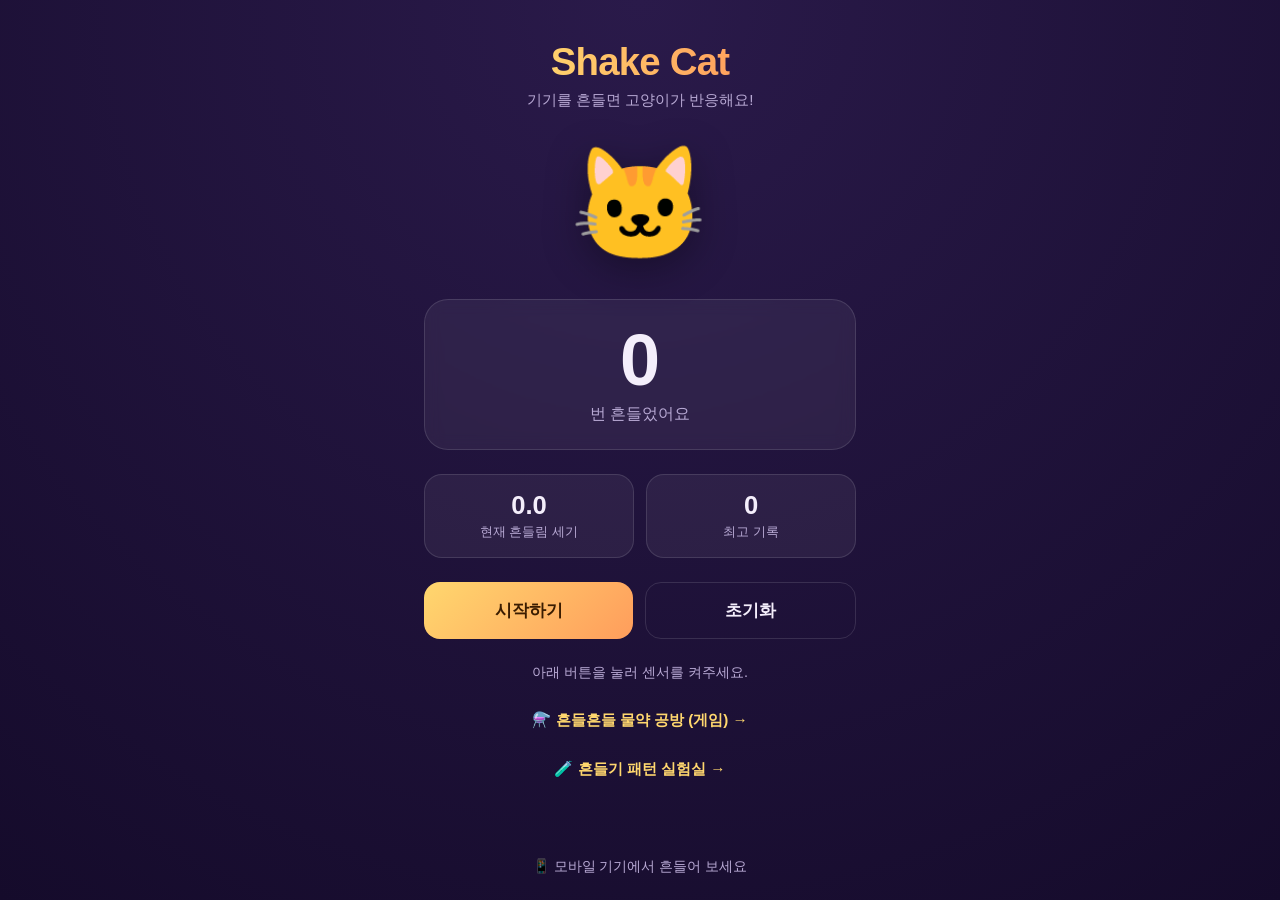
<file: index.html>
<!DOCTYPE html>
<html lang="ko">
<head>
  <meta charset="UTF-8" />
  <meta name="viewport" content="width=device-width, initial-scale=1.0, maximum-scale=1.0, user-scalable=no" />
  <meta name="theme-color" content="#1b1035" />
  <title>Shake Cat 🐱 - 흔들기 카운터</title>
  <link rel="stylesheet" href="style.css" />
  <link rel="icon" href="data:image/svg+xml,<svg xmlns='http://www.w3.org/2000/svg' viewBox='0 0 100 100'><text y='.9em' font-size='90'>🐱</text></svg>" />
</head>
<body>
  <main class="app">
    <header class="app__header">
      <h1 class="app__title">Shake Cat</h1>
      <p class="app__subtitle">기기를 흔들면 고양이가 반응해요!</p>
    </header>

    <section class="cat" id="cat" aria-label="고양이">
      <div class="cat__emoji" id="catEmoji">🐱</div>
    </section>

    <section class="counter" aria-live="polite">
      <div class="counter__value" id="count">0</div>
      <div class="counter__label">번 흔들었어요</div>
    </section>

    <section class="stats">
      <div class="stat">
        <span class="stat__value" id="force">0.0</span>
        <span class="stat__label">현재 흔들림 세기</span>
      </div>
      <div class="stat">
        <span class="stat__value" id="best">0</span>
        <span class="stat__label">최고 기록</span>
      </div>
    </section>

    <div class="controls">
      <button class="btn btn--primary" id="startBtn">시작하기</button>
      <button class="btn btn--ghost" id="resetBtn">초기화</button>
    </div>

    <p class="status" id="status">아래 버튼을 눌러 센서를 켜주세요.</p>

    <a class="lab-link" href="game.html">⚗️ 흔들흔들 물약 공방 (게임) →</a>
    <a class="lab-link" href="lab.html">🧪 흔들기 패턴 실험실 →</a>

    <footer class="app__footer">
      <p>📱 모바일 기기에서 흔들어 보세요</p>
    </footer>
  </main>

  <script src="shake.js"></script>
</body>
</html>
</file>
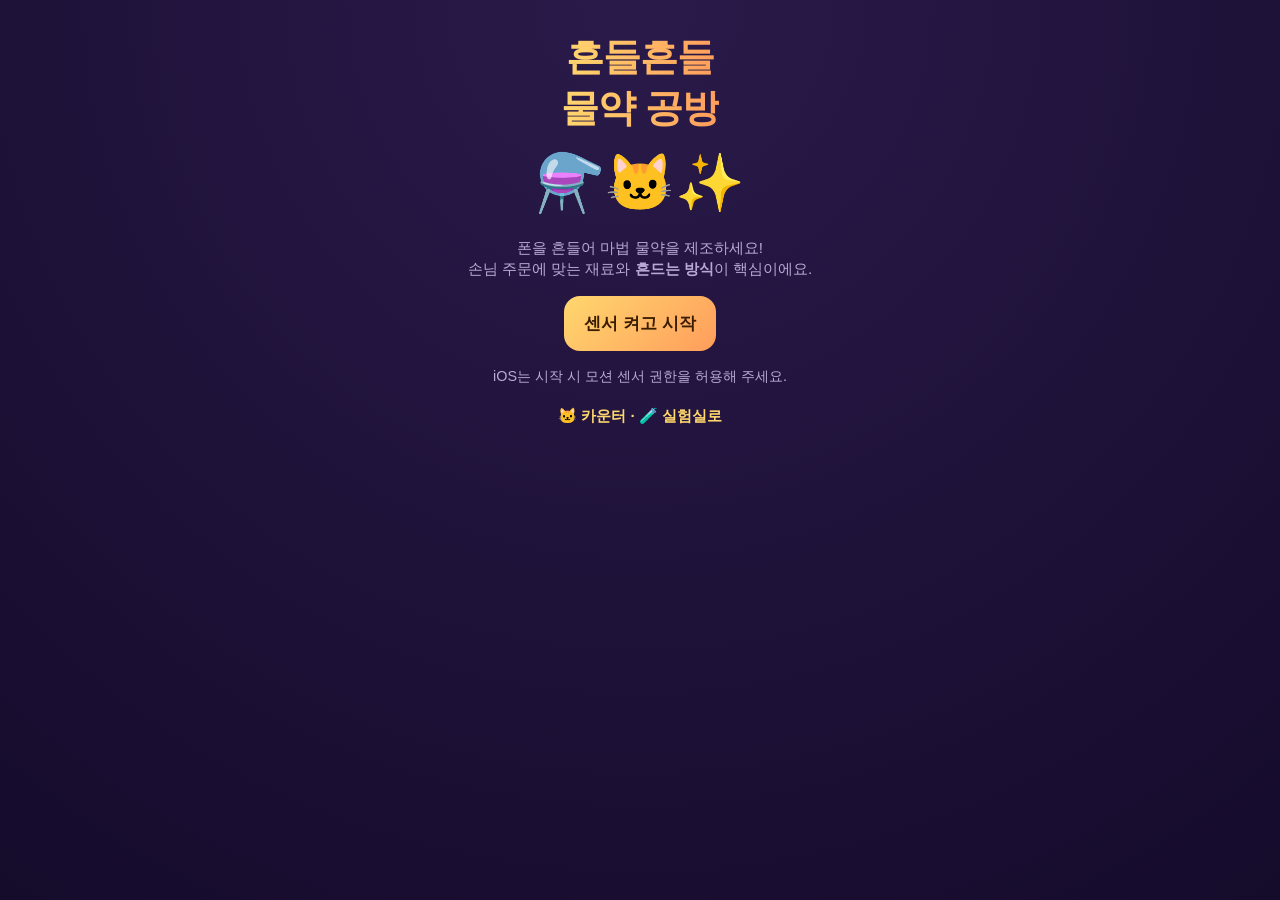
<file: game.html>
<!DOCTYPE html>
<html lang="ko">
<head>
  <meta charset="UTF-8" />
  <meta name="viewport" content="width=device-width, initial-scale=1.0, maximum-scale=1.0, user-scalable=no" />
  <meta name="theme-color" content="#1b1035" />
  <title>흔들흔들 물약 공방 🧪🐱</title>
  <link rel="stylesheet" href="style.css" />
  <link rel="icon" href="data:image/svg+xml,<svg xmlns='http://www.w3.org/2000/svg' viewBox='0 0 100 100'><text y='.9em' font-size='90'>⚗️</text></svg>" />
</head>
<body>
  <main class="app game">
    <!-- 상단 상태바 -->
    <header class="game__bar" id="hud" hidden>
      <span class="game__hud">🗓️ <b id="hudDay">1</b>일차</span>
      <span class="game__hud">🙍 <b id="hudCustomer">1</b>/<span id="hudTotal">5</span></span>
      <span class="game__hud">🪙 <b id="hudGold">0</b></span>
      <span class="game__hud">⭐ <b id="hudRep">0</b></span>
    </header>

    <!-- 타이틀 -->
    <section class="screen" id="screenTitle">
      <h1 class="app__title">흔들흔들<br />물약 공방</h1>
      <div class="title-emoji">⚗️🐱✨</div>
      <p class="app__subtitle">폰을 흔들어 마법 물약을 제조하세요!<br />손님 주문에 맞는 재료와 <b>흔드는 방식</b>이 핵심이에요.</p>
      <button class="btn btn--primary" id="startBtn">센서 켜고 시작</button>
      <p class="status" id="status">iOS는 시작 시 모션 센서 권한을 허용해 주세요.</p>
      <a class="lab-link" href="index.html">🐱 카운터 · 🧪 실험실로</a>
    </section>

    <!-- 손님 주문 -->
    <section class="screen" id="screenOrder" hidden>
      <div class="customer">
        <div class="customer__face" id="custFace">🧙</div>
        <div class="customer__name" id="custName">마법사</div>
      </div>
      <div class="speech" id="orderText">주문 내용</div>
      <p class="hint" id="orderHint"></p>
      <button class="btn btn--primary" id="toIngredientsBtn">재료 고르기 →</button>
    </section>

    <!-- 재료 선택 -->
    <section class="screen" id="screenIngredients" hidden>
      <h2 class="section-title">재료를 골라 셰이커에 넣으세요</h2>
      <div class="speech speech--sm" id="orderTextSm">주문</div>
      <div class="ing-grid" id="ingGrid"></div>
      <div class="shaker-picked" id="pickedList"><span class="picked-empty">아직 담은 재료가 없어요</span></div>
      <div class="controls">
        <button class="btn btn--ghost btn--sm" id="clearIngBtn">비우기</button>
        <button class="btn btn--primary" id="toBrewBtn">제조하기 →</button>
      </div>
    </section>

    <!-- 제조(흔들기) -->
    <section class="screen" id="screenBrew" hidden>
      <div class="brew-hint" id="brewHint">천천히 크게 흔드세요 🐢</div>
      <div class="shaker" id="shaker">
        <div class="shaker__liquid" id="liquid"></div>
        <div class="shaker__glass">🍶</div>
        <div class="shaker__bubbles" id="bubbles"></div>
      </div>
      <div class="brew-meter">
        <div class="brew-meter__fill" id="brewFill"></div>
      </div>
      <button class="btn btn--primary" id="brewStartBtn">흔들기 시작</button>
      <p class="status" id="brewStatus">버튼을 누르고 흔드세요!</p>
    </section>

    <!-- 결과 -->
    <section class="screen" id="screenResult" hidden>
      <div class="result-grade" id="resultGrade">완벽한 제조!</div>
      <div class="result-emoji" id="resultEmoji">✨</div>
      <div class="speech" id="resultText">손님 반응</div>
      <div class="result-score" id="resultScore"></div>
      <button class="btn btn--primary" id="nextBtn">다음 손님 →</button>
    </section>

    <!-- 하루 결산 -->
    <section class="screen" id="screenSummary" hidden>
      <h1 class="app__title">영업 종료 🌙</h1>
      <div class="summary-box" id="summaryBox"></div>
      <button class="btn btn--primary" id="againBtn">다시 영업하기</button>
      <a class="lab-link" href="index.html">🐱 카운터 · 🧪 실험실로</a>
    </section>
  </main>

  <script src="game.js"></script>
</body>
</html>
</file>
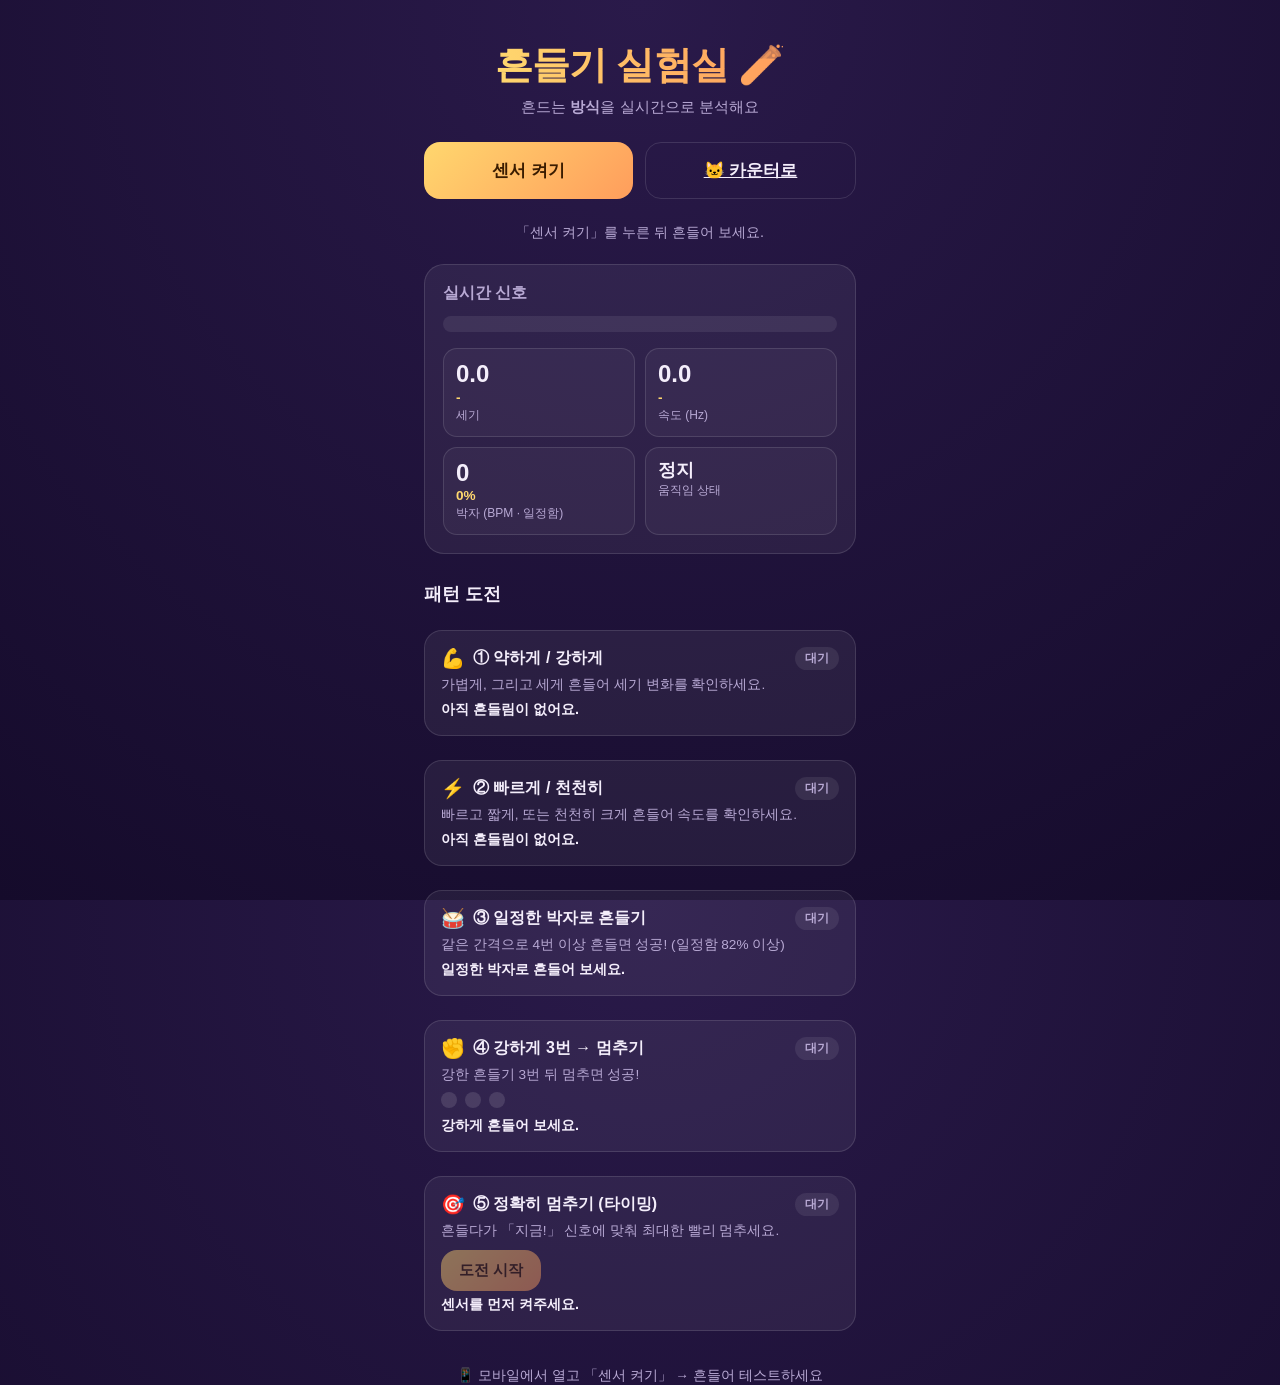
<file: lab.html>
<!DOCTYPE html>
<html lang="ko">
<head>
  <meta charset="UTF-8" />
  <meta name="viewport" content="width=device-width, initial-scale=1.0, maximum-scale=1.0, user-scalable=no" />
  <meta name="theme-color" content="#1b1035" />
  <title>Shake Cat 🧪 - 흔들기 패턴 실험실</title>
  <link rel="stylesheet" href="style.css" />
  <link rel="icon" href="data:image/svg+xml,<svg xmlns='http://www.w3.org/2000/svg' viewBox='0 0 100 100'><text y='.9em' font-size='90'>🧪</text></svg>" />
</head>
<body>
  <main class="app">
    <header class="app__header">
      <h1 class="app__title">흔들기 실험실 🧪</h1>
      <p class="app__subtitle">흔드는 <b>방식</b>을 실시간으로 분석해요</p>
    </header>

    <div class="controls">
      <button class="btn btn--primary" id="startBtn">센서 켜기</button>
      <a class="btn btn--ghost" href="index.html">🐱 카운터로</a>
    </div>
    <p class="status" id="status">「센서 켜기」를 누른 뒤 흔들어 보세요.</p>

    <!-- 실시간 신호 -->
    <section class="panel">
      <h2 class="panel__title">실시간 신호</h2>
      <div class="energy">
        <div class="energy__fill" id="energyFill"></div>
      </div>
      <div class="metrics">
        <div class="metric">
          <span class="metric__value" id="mIntensity">0.0</span>
          <span class="metric__tag" id="mIntensityLabel">-</span>
          <span class="metric__label">세기</span>
        </div>
        <div class="metric">
          <span class="metric__value" id="mSpeed">0.0</span>
          <span class="metric__tag" id="mSpeedLabel">-</span>
          <span class="metric__label">속도 (Hz)</span>
        </div>
        <div class="metric">
          <span class="metric__value" id="mBpm">0</span>
          <span class="metric__tag" id="mConsistency">0%</span>
          <span class="metric__label">박자 (BPM · 일정함)</span>
        </div>
        <div class="metric">
          <span class="metric__value metric__value--state" id="mState">정지</span>
          <span class="metric__label">움직임 상태</span>
        </div>
      </div>
    </section>

    <!-- 패턴 도전 -->
    <h2 class="section-title">패턴 도전</h2>

    <section class="challenge" id="cardIntensity">
      <div class="challenge__head">
        <span class="challenge__icon">💪</span>
        <span class="challenge__title">① 약하게 / 강하게</span>
        <span class="challenge__badge">대기</span>
      </div>
      <p class="challenge__desc">가볍게, 그리고 세게 흔들어 세기 변화를 확인하세요.</p>
      <p class="challenge__status">아직 흔들림이 없어요.</p>
    </section>

    <section class="challenge" id="cardSpeed">
      <div class="challenge__head">
        <span class="challenge__icon">⚡</span>
        <span class="challenge__title">② 빠르게 / 천천히</span>
        <span class="challenge__badge">대기</span>
      </div>
      <p class="challenge__desc">빠르고 짧게, 또는 천천히 크게 흔들어 속도를 확인하세요.</p>
      <p class="challenge__status">아직 흔들림이 없어요.</p>
    </section>

    <section class="challenge" id="cardRhythm">
      <div class="challenge__head">
        <span class="challenge__icon">🥁</span>
        <span class="challenge__title">③ 일정한 박자로 흔들기</span>
        <span class="challenge__badge">대기</span>
      </div>
      <p class="challenge__desc">같은 간격으로 4번 이상 흔들면 성공! (일정함 82% 이상)</p>
      <p class="challenge__status">일정한 박자로 흔들어 보세요.</p>
    </section>

    <section class="challenge" id="cardTriple">
      <div class="challenge__head">
        <span class="challenge__icon">✊</span>
        <span class="challenge__title">④ 강하게 3번 → 멈추기</span>
        <span class="challenge__badge">대기</span>
      </div>
      <p class="challenge__desc">강한 흔들기 3번 뒤 멈추면 성공!</p>
      <div class="dots" id="tripleDots">
        <span class="dot"></span><span class="dot"></span><span class="dot"></span>
      </div>
      <p class="challenge__status">강하게 흔들어 보세요.</p>
    </section>

    <section class="challenge" id="cardStop">
      <div class="challenge__head">
        <span class="challenge__icon">🎯</span>
        <span class="challenge__title">⑤ 정확히 멈추기 (타이밍)</span>
        <span class="challenge__badge">대기</span>
      </div>
      <p class="challenge__desc">흔들다가 「지금!」 신호에 맞춰 최대한 빨리 멈추세요.</p>
      <button class="btn btn--primary btn--sm" id="stopGameBtn" disabled>도전 시작</button>
      <p class="challenge__status" id="stopStatus">센서를 먼저 켜주세요.</p>
    </section>

    <footer class="app__footer">
      <p>📱 모바일에서 열고 「센서 켜기」 → 흔들어 테스트하세요</p>
    </footer>
  </main>

  <script src="lab.js"></script>
</body>
</html>
</file>
<file: style.css>
:root {
  --bg-top: #2a1a4a;
  --bg-bottom: #150b2b;
  --accent: #ff9d5c;
  --accent-2: #ffd76e;
  --text: #f4eefb;
  --muted: #b8a9d4;
  --card: rgba(255, 255, 255, 0.06);
  --card-border: rgba(255, 255, 255, 0.12);
}

* {
  box-sizing: border-box;
  margin: 0;
  padding: 0;
  -webkit-tap-highlight-color: transparent;
}

html, body {
  height: 100%;
}

body {
  font-family: -apple-system, BlinkMacSystemFont, "Segoe UI", Roboto,
    "Apple SD Gothic Neo", "Noto Sans KR", sans-serif;
  color: var(--text);
  background: radial-gradient(circle at 50% 0%, var(--bg-top), var(--bg-bottom));
  min-height: 100vh;
  display: flex;
  justify-content: center;
  overflow-x: hidden;
}

.app {
  width: 100%;
  max-width: 480px;
  padding: 32px 24px calc(24px + env(safe-area-inset-bottom));
  display: flex;
  flex-direction: column;
  align-items: center;
  text-align: center;
  gap: 24px;
}

.app__header {
  margin-top: 8px;
}

.app__title {
  font-size: 2.4rem;
  font-weight: 800;
  letter-spacing: -0.02em;
  background: linear-gradient(90deg, var(--accent-2), var(--accent));
  -webkit-background-clip: text;
  background-clip: text;
  color: transparent;
}

.app__subtitle {
  margin-top: 6px;
  color: var(--muted);
  font-size: 0.95rem;
}

.cat {
  display: flex;
  align-items: center;
  justify-content: center;
  height: 140px;
  cursor: pointer;
  user-select: none;
}

.cat__emoji {
  font-size: 7rem;
  line-height: 1;
  filter: drop-shadow(0 10px 20px rgba(0, 0, 0, 0.35));
  transition: transform 0.08s ease;
  will-change: transform;
}

.cat__emoji.shaking {
  animation: shake 0.4s ease;
}

@keyframes shake {
  0%, 100% { transform: rotate(0) scale(1.15); }
  20% { transform: rotate(-18deg) scale(1.25); }
  40% { transform: rotate(16deg) scale(1.25); }
  60% { transform: rotate(-12deg) scale(1.2); }
  80% { transform: rotate(10deg) scale(1.2); }
}

.counter {
  background: var(--card);
  border: 1px solid var(--card-border);
  border-radius: 24px;
  padding: 24px 32px;
  width: 100%;
  backdrop-filter: blur(8px);
}

.counter__value {
  font-size: 4.5rem;
  font-weight: 800;
  line-height: 1;
  font-variant-numeric: tabular-nums;
}

.counter__value.pop {
  animation: pop 0.25s ease;
}

@keyframes pop {
  0% { transform: scale(1); }
  50% { transform: scale(1.18); color: var(--accent-2); }
  100% { transform: scale(1); }
}

.counter__label {
  margin-top: 8px;
  color: var(--muted);
  font-size: 1rem;
}

.stats {
  display: flex;
  gap: 12px;
  width: 100%;
}

.stat {
  flex: 1;
  background: var(--card);
  border: 1px solid var(--card-border);
  border-radius: 18px;
  padding: 16px 12px;
  display: flex;
  flex-direction: column;
  gap: 4px;
}

.stat__value {
  font-size: 1.6rem;
  font-weight: 700;
  font-variant-numeric: tabular-nums;
}

.stat__label {
  font-size: 0.8rem;
  color: var(--muted);
}

.controls {
  display: flex;
  gap: 12px;
  width: 100%;
}

.btn {
  flex: 1;
  border: none;
  border-radius: 16px;
  padding: 16px 20px;
  font-size: 1.05rem;
  font-weight: 700;
  font-family: inherit;
  cursor: pointer;
  transition: transform 0.1s ease, opacity 0.2s ease;
}

.btn:active {
  transform: scale(0.96);
}

.btn--primary {
  background: linear-gradient(135deg, var(--accent-2), var(--accent));
  color: #3a1c00;
}

.btn--ghost {
  background: transparent;
  border: 1px solid var(--card-border);
  color: var(--text);
}

.btn:disabled {
  opacity: 0.45;
  cursor: default;
}

.status {
  color: var(--muted);
  font-size: 0.9rem;
  min-height: 1.2em;
}

.status.error {
  color: #ff8a8a;
}

.status.active {
  color: var(--accent-2);
}

.app__footer {
  margin-top: auto;
  padding-top: 12px;
  color: var(--muted);
  font-size: 0.85rem;
}

/* --- Lab link on the counter page --- */
.lab-link {
  display: inline-block;
  margin-top: 4px;
  color: var(--accent-2);
  font-weight: 700;
  text-decoration: none;
  font-size: 0.95rem;
}

.lab-link:active { opacity: 0.7; }

/* --- Lab page --- */
.section-title {
  width: 100%;
  text-align: left;
  font-size: 1.1rem;
  font-weight: 700;
  color: var(--text);
  margin-top: 4px;
}

.panel {
  width: 100%;
  background: var(--card);
  border: 1px solid var(--card-border);
  border-radius: 20px;
  padding: 18px;
  text-align: left;
}

.panel__title {
  font-size: 1rem;
  font-weight: 700;
  margin-bottom: 12px;
  color: var(--muted);
}

.energy {
  width: 100%;
  height: 16px;
  border-radius: 999px;
  background: rgba(255, 255, 255, 0.08);
  overflow: hidden;
  margin-bottom: 16px;
}

.energy__fill {
  height: 100%;
  width: 0%;
  border-radius: 999px;
  background: linear-gradient(90deg, #7ee081, var(--accent-2), var(--accent), #ff5c5c);
  transition: width 0.06s linear;
}

.metrics {
  display: grid;
  grid-template-columns: 1fr 1fr;
  gap: 10px;
}

.metric {
  background: rgba(255, 255, 255, 0.04);
  border: 1px solid var(--card-border);
  border-radius: 14px;
  padding: 12px;
  display: flex;
  flex-direction: column;
  gap: 2px;
}

.metric__value {
  font-size: 1.5rem;
  font-weight: 800;
  font-variant-numeric: tabular-nums;
  line-height: 1.1;
}

.metric__value--state {
  font-size: 1.15rem;
}

.metric__value.is-active {
  color: var(--accent-2);
}

.metric__tag {
  font-size: 0.85rem;
  font-weight: 700;
  color: var(--accent-2);
}

.metric__label {
  font-size: 0.75rem;
  color: var(--muted);
}

.challenge {
  width: 100%;
  background: var(--card);
  border: 1px solid var(--card-border);
  border-radius: 18px;
  padding: 16px;
  text-align: left;
  transition: border-color 0.2s ease, background 0.2s ease;
}

.challenge.is-success {
  border-color: #7ee081;
  background: rgba(126, 224, 129, 0.1);
}

.challenge.is-cue {
  border-color: var(--accent);
  background: rgba(255, 157, 92, 0.15);
  animation: pop 0.25s ease;
}

.challenge__head {
  display: flex;
  align-items: center;
  gap: 8px;
  margin-bottom: 6px;
}

.challenge__icon { font-size: 1.2rem; }

.challenge__title {
  font-weight: 700;
  flex: 1;
}

.challenge__badge {
  font-size: 0.78rem;
  font-weight: 700;
  padding: 3px 10px;
  border-radius: 999px;
  background: rgba(255, 255, 255, 0.08);
  color: var(--muted);
  white-space: nowrap;
}

.is-success .challenge__badge {
  background: rgba(126, 224, 129, 0.22);
  color: #b6f2b8;
}

.challenge__desc {
  font-size: 0.85rem;
  color: var(--muted);
  margin-bottom: 6px;
}

.challenge__status {
  font-size: 0.9rem;
  font-weight: 600;
  color: var(--text);
}

.dots {
  display: flex;
  gap: 8px;
  margin: 8px 0;
}

.dot {
  width: 16px;
  height: 16px;
  border-radius: 50%;
  background: rgba(255, 255, 255, 0.12);
  transition: transform 0.15s ease, background 0.15s ease;
}

.dot--on {
  background: var(--accent);
  transform: scale(1.15);
}

.btn--sm {
  flex: none;
  padding: 10px 18px;
  font-size: 0.95rem;
  margin: 4px 0;
}

/* ============ 물약 공방 게임 ============ */
[hidden] { display: none !important; }

.game { gap: 18px; }

.game__bar {
  width: 100%;
  display: flex;
  justify-content: space-between;
  gap: 6px;
  background: var(--card);
  border: 1px solid var(--card-border);
  border-radius: 14px;
  padding: 10px 12px;
  font-size: 0.85rem;
}

.game__hud b { color: var(--accent-2); }

.screen {
  width: 100%;
  display: flex;
  flex-direction: column;
  align-items: center;
  gap: 16px;
  text-align: center;
}

.title-emoji { font-size: 3.5rem; }

.customer {
  display: flex;
  flex-direction: column;
  align-items: center;
  gap: 4px;
  margin-top: 8px;
}

.customer__face {
  font-size: 5rem;
  line-height: 1;
  filter: drop-shadow(0 8px 16px rgba(0, 0, 0, 0.35));
}

.customer__name {
  font-weight: 700;
  color: var(--muted);
}

.speech {
  position: relative;
  width: 100%;
  background: var(--card);
  border: 1px solid var(--card-border);
  border-radius: 18px;
  padding: 18px 20px;
  font-size: 1.15rem;
  font-weight: 600;
  line-height: 1.5;
}

.speech--sm { font-size: 0.95rem; padding: 12px 16px; }

.hint { color: var(--muted); font-size: 0.9rem; }

/* 재료 그리드 */
.ing-grid {
  width: 100%;
  display: grid;
  grid-template-columns: repeat(4, 1fr);
  gap: 8px;
}

.ing {
  background: var(--card);
  border: 2px solid var(--card-border);
  border-radius: 14px;
  padding: 10px 4px;
  display: flex;
  flex-direction: column;
  align-items: center;
  gap: 4px;
  cursor: pointer;
  font-family: inherit;
  color: var(--text);
  transition: transform 0.1s ease, border-color 0.15s ease, background 0.15s ease;
}

.ing:active { transform: scale(0.94); }

.ing--on {
  border-color: var(--accent-2);
  background: rgba(255, 215, 110, 0.15);
}

.ing__emoji { font-size: 1.6rem; }
.ing__name { font-size: 0.62rem; color: var(--muted); line-height: 1.2; }

.shaker-picked {
  width: 100%;
  min-height: 44px;
  display: flex;
  flex-wrap: wrap;
  gap: 6px;
  justify-content: center;
  align-items: center;
  background: rgba(255, 255, 255, 0.04);
  border: 1px dashed var(--card-border);
  border-radius: 14px;
  padding: 8px;
}

.picked-empty { color: var(--muted); font-size: 0.85rem; }

.picked-chip {
  background: rgba(255, 215, 110, 0.18);
  border-radius: 999px;
  padding: 4px 10px;
  font-size: 0.8rem;
  font-weight: 600;
}

/* 제조 셰이커 */
.brew-hint {
  font-size: 1.25rem;
  font-weight: 800;
  color: var(--accent-2);
}

.shaker {
  position: relative;
  width: 160px;
  height: 200px;
  display: flex;
  align-items: flex-end;
  justify-content: center;
}

.shaker__glass {
  position: absolute;
  inset: 0;
  display: flex;
  align-items: center;
  justify-content: center;
  font-size: 9rem;
  z-index: 2;
  pointer-events: none;
}

.shaker__liquid {
  position: absolute;
  bottom: 18px;
  left: 50%;
  transform: translateX(-50%);
  width: 78px;
  height: 12%;
  background: linear-gradient(180deg, var(--accent-2), var(--accent));
  border-radius: 0 0 40px 40px;
  transition: height 0.08s ease, filter 0.1s ease;
  z-index: 1;
  opacity: 0.85;
}

.shaker__bubbles {
  position: absolute;
  top: 30px;
  left: 50%;
  transform: translateX(-50%);
  font-size: 1.6rem;
  z-index: 3;
}

.brew-meter {
  width: 100%;
  height: 10px;
  border-radius: 999px;
  background: rgba(255, 255, 255, 0.08);
  overflow: hidden;
}

.brew-meter__fill {
  height: 100%;
  width: 0%;
  background: linear-gradient(90deg, var(--accent-2), var(--accent));
  transition: width 0.1s linear;
}

/* 결과 */
.result-grade {
  font-size: 1.5rem;
  font-weight: 800;
}

.grade--perfect { color: #7ee081; }
.grade--good { color: var(--accent-2); }
.grade--side { color: var(--accent); }
.grade--unknown { color: #b8a9d4; }
.grade--boom { color: #ff6b6b; }

.result-emoji { font-size: 4rem; }

.result-score {
  font-size: 0.85rem;
  color: var(--muted);
  line-height: 1.6;
}

.result-score b { color: var(--text); }

/* 결산 */
.summary-box {
  width: 100%;
  background: var(--card);
  border: 1px solid var(--card-border);
  border-radius: 18px;
  padding: 18px;
  display: flex;
  flex-direction: column;
  gap: 10px;
}

.sum-big { font-size: 1.4rem; font-weight: 800; }

.sum-list {
  margin-top: 8px;
  border-top: 1px solid var(--card-border);
  padding-top: 10px;
  display: flex;
  flex-direction: column;
  gap: 6px;
}

.sum-row {
  display: flex;
  justify-content: space-between;
  font-size: 0.95rem;
  color: var(--muted);
}

.sum-row b { color: var(--text); }
</file>
